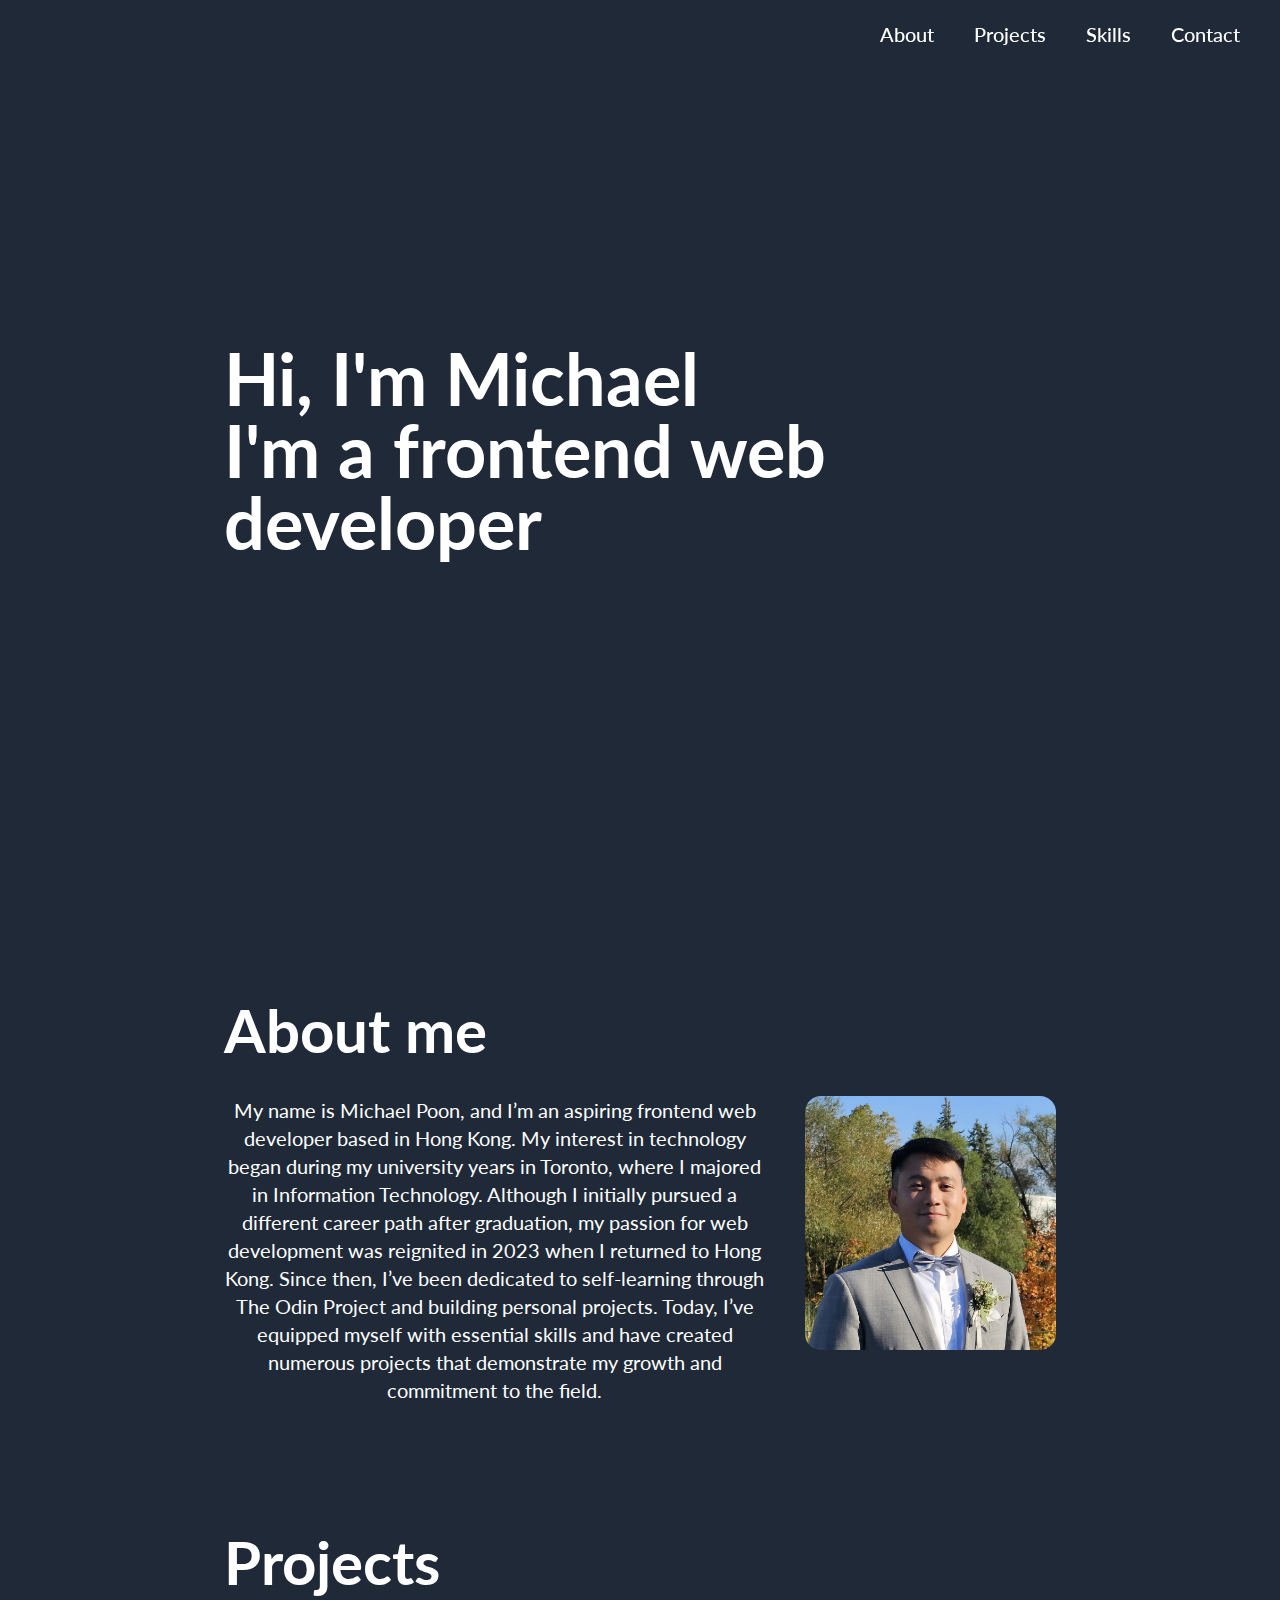
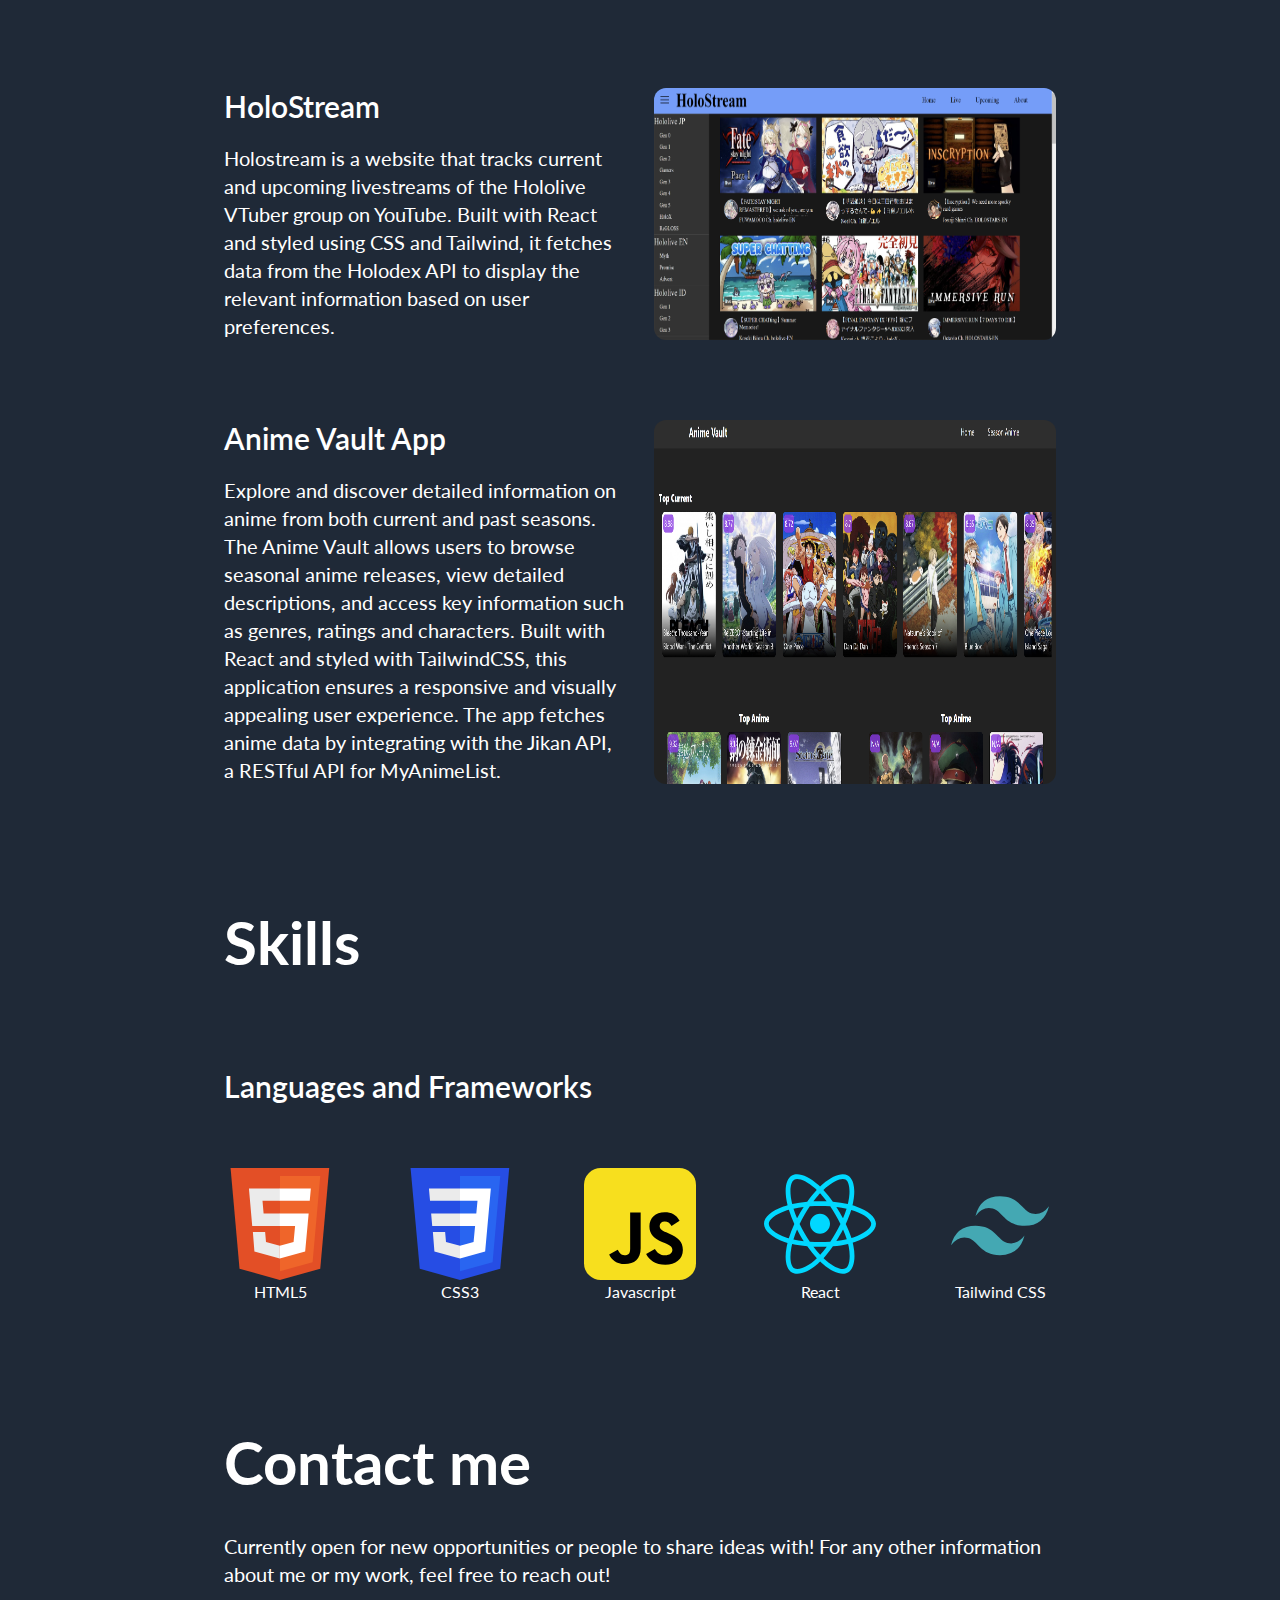
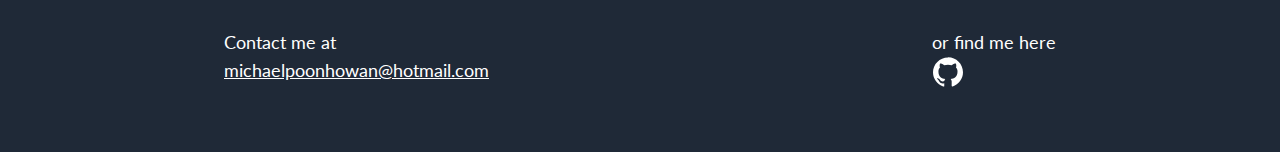
<file: index.html>
<!DOCTYPE html>
<html lang="en" class="!scroll-smooth">
  <head>
    <meta charset="UTF-8" />
    <meta name="viewport" content="width=device-width, initial-scale=1.0" />
    <title>Michael's portfolio</title>
    <link rel="preconnect" href="https://fonts.googleapis.com" />
    <link rel="preconnect" href="https://fonts.gstatic.com" crossorigin />
    <link
      href="https://fonts.googleapis.com/css2?family=Lato:ital,wght@0,100;0,300;0,400;0,700;0,900;1,100;1,300;1,400;1,700;1,900&family=Noto+Sans+TC:wght@100..900&family=Playwrite+BE+VLG:wght@100..400&display=swap"
      rel="stylesheet"
    />
    <link rel="stylesheet" href="./src/output.css" />
  </head>
  <body class="bg-gray-800 text-white font-lato">
    <header class="z-40">
      <div class="fixed top-0 w-full bg-gray-800/70">
        <ul class="flex justify-end gap-x-10 m-5 mr-10 text-xl font-medium">
          <li class="hover:text-gray-300 transition duration-300">
            <a href="#about">About</a>
          </li>
          <li class="hover:text-gray-300 transition duration-300">
            <a href="#projects">Projects</a>
          </li>
          <li class="hover:text-gray-300 transition duration-300">
            <a href="#skills">Skills</a>
          </li>
          <li class="hover:text-gray-300 transition duration-300">
            <a href="#contact">Contact</a>
          </li>
        </ul>
      </div>
    </header>

    <main class="md:mx-56 sm:mx-16 mx-6">
      <section>
        <div class="h-screen flex flex-col justify-center items-center">
          <div>
            <h1 class="text-7xl font-bold">Hi, I'm Michael</h1>
            <h1 class="text-7xl font-bold">I'm a frontend web developer</h1>
          </div>
        </div>
      </section>

      <section id="about" class="py-16">
        <div>
          <h2 class="text-6xl font-bold my-9">About me</h2>
          <div class="grid lg:grid-cols-3 gap-x-10 text-xl">
            <p
              class="lg:col-span-2 lg:text-xl text-center text-2xl row-start-2 lg:row-start-1"
            >
              My name is Michael Poon, and I’m an aspiring frontend web
              developer based in Hong Kong. My interest in technology began
              during my university years in Toronto, where I majored in
              Information Technology. Although I initially pursued a different
              career path after graduation, my passion for web development was
              reignited in 2023 when I returned to Hong Kong.
              Since then, I’ve been dedicated to self-learning through The Odin
              Project and building personal projects. Today, I’ve equipped
              myself with essential skills and have created numerous projects
              that demonstrate my growth and commitment to the field.
            </p>
            <div>
              <img src="./image/profile pic.jpg" alt="" class="rounded-2xl" />
            </div>
          </div>
        </div>
      </section>

      <section id="projects" class="py-16 z-0">
        <div class="space-y-20">
          <h2 class="text-6xl font-bold mb-24">Projects</h2>
          <div class="grid lg:grid-cols-2 my-5 gap-7">
            <div>
              <h3 class="text-3xl mb-5 font-semibold">HoloStream</h3>
              <p class="lg:text-xl text-2xl">
                Holostream is a website that tracks current and upcoming
                livestreams of the Hololive VTuber group on YouTube. Built with
                React and styled using CSS and Tailwind, it fetches data from
                the Holodex API to display the relevant information based on
                user preferences.
              </p>
            </div>
            <div class="overflow-hidden rounded-xl">
              <a
                href="https://holostream.netlify.app/"
                target="_blank"
                class="h-full"
              >
                <img
                  src="./image/hololive-stream-image.png"
                  alt="Hololive Stream"
                  class="h-full hover:scale-105 transition duration-700 ease-in-out"
                />
              </a>
            </div>
          </div>
          <div class="grid lg:grid-cols-2 my-5 gap-7">
            <div>
              <h3 class="text-3xl mb-5 font-semibold">Anime Vault App</h3>
              <p class="lg:text-xl text-2xl">
                Explore and discover detailed information on anime from both
                current and past seasons. The Anime Vault allows users to browse
                seasonal anime releases, view detailed descriptions, and access
                key information such as genres, ratings and characters. Built
                with React and styled with TailwindCSS, this application ensures
                a responsive and visually appealing user experience. The app
                fetches anime data by integrating with the Jikan API, a RESTful
                API for MyAnimeList.
              </p>
            </div>
            <div class="overflow-hidden rounded-xl">
              <a
                href="https://lopplopp.github.io/anime-vault/"
                target="_blank"
                class="h-full"
              >
                <img
                  src="./image/anime vault.png"
                  alt="anime vault website"
                  class="h-full hover:scale-105 transition duration-700 ease-in-out"
                />
              </a>
            </div>
          </div>
        </div>
      </section>

      <section id="skills" class="py-16">
        <div>
          <h2 class="text-6xl font-bold mb-24">Skills</h2>
          <div>
            <h3 class="text-3xl my-16 font-semibold">
              Languages and Frameworks
            </h3>
            <div class="flex justify-between">
              <div
                class="flex flex-col items-center w-fit hover:-translate-y-3 transition duration-300"
              >
                <img src="./icon/html5-logo.svg" alt="html icon" class="w-28" />
                <p>HTML5</p>
              </div>
              <div
                class="flex flex-col items-center w-fit hover:-translate-y-3 transition duration-300"
              >
                <img src="./icon/css3-logo.svg" alt="css icon" class="w-28" />
                <p>CSS3</p>
              </div>
              <div
                class="flex flex-col items-center w-fit hover:-translate-y-3 transition duration-300"
              >
                <img src="./icon/js-logo.svg" alt="js icon" class="w-28" />
                <p>Javascript</p>
              </div>
              <div
                class="flex flex-col items-center w-fit hover:-translate-y-3 transition duration-300"
              >
                <img
                  src="./icon/react-logo.svg"
                  alt="react icon"
                  class="w-28"
                />
                <p>React</p>
              </div>
              <div
                class="flex flex-col items-center w-fit hover:-translate-y-3 transition duration-300"
              >
                <img
                  src="./icon/tailwind-logo.svg"
                  alt="tailwind icon"
                  class="w-28"
                />
                <p>Tailwind CSS</p>
              </div>
            </div>
          </div>
        </div>
      </section>

      <section id="contact" class="py-16">
        <h2 class="text-6xl font-bold mb-10">Contact me</h2>
        <p class="text-xl mb-10">
          Currently open for new opportunities or people to share ideas with!
          For any other information about me or my work, feel free to reach out!
        </p>
        <div class="flex justify-between text-lg">
          <div>
            <p>Contact me at</p>
            <a
              href="mailto:michaelpoonhowan@hotmail.com"
              target="_blank"
              class="underline"
              >michaelpoonhowan@hotmail.com</a
            >
          </div>
          <div>
            <p>or find me here</p>
            <a href="https://github.com/lopplopp" target="_blank" class="w-2">
              <img src="./icon/github-icon.svg" alt="github" class="w-8" />
            </a>
          </div>
        </div>
      </section>
    </main>
  </body>
</html>
</file>
<file: src/output.css>
*, ::before, ::after {
  --tw-border-spacing-x: 0;
  --tw-border-spacing-y: 0;
  --tw-translate-x: 0;
  --tw-translate-y: 0;
  --tw-rotate: 0;
  --tw-skew-x: 0;
  --tw-skew-y: 0;
  --tw-scale-x: 1;
  --tw-scale-y: 1;
  --tw-pan-x:  ;
  --tw-pan-y:  ;
  --tw-pinch-zoom:  ;
  --tw-scroll-snap-strictness: proximity;
  --tw-gradient-from-position:  ;
  --tw-gradient-via-position:  ;
  --tw-gradient-to-position:  ;
  --tw-ordinal:  ;
  --tw-slashed-zero:  ;
  --tw-numeric-figure:  ;
  --tw-numeric-spacing:  ;
  --tw-numeric-fraction:  ;
  --tw-ring-inset:  ;
  --tw-ring-offset-width: 0px;
  --tw-ring-offset-color: #fff;
  --tw-ring-color: rgb(59 130 246 / 0.5);
  --tw-ring-offset-shadow: 0 0 #0000;
  --tw-ring-shadow: 0 0 #0000;
  --tw-shadow: 0 0 #0000;
  --tw-shadow-colored: 0 0 #0000;
  --tw-blur:  ;
  --tw-brightness:  ;
  --tw-contrast:  ;
  --tw-grayscale:  ;
  --tw-hue-rotate:  ;
  --tw-invert:  ;
  --tw-saturate:  ;
  --tw-sepia:  ;
  --tw-drop-shadow:  ;
  --tw-backdrop-blur:  ;
  --tw-backdrop-brightness:  ;
  --tw-backdrop-contrast:  ;
  --tw-backdrop-grayscale:  ;
  --tw-backdrop-hue-rotate:  ;
  --tw-backdrop-invert:  ;
  --tw-backdrop-opacity:  ;
  --tw-backdrop-saturate:  ;
  --tw-backdrop-sepia:  ;
  --tw-contain-size:  ;
  --tw-contain-layout:  ;
  --tw-contain-paint:  ;
  --tw-contain-style:  ;
}

::backdrop {
  --tw-border-spacing-x: 0;
  --tw-border-spacing-y: 0;
  --tw-translate-x: 0;
  --tw-translate-y: 0;
  --tw-rotate: 0;
  --tw-skew-x: 0;
  --tw-skew-y: 0;
  --tw-scale-x: 1;
  --tw-scale-y: 1;
  --tw-pan-x:  ;
  --tw-pan-y:  ;
  --tw-pinch-zoom:  ;
  --tw-scroll-snap-strictness: proximity;
  --tw-gradient-from-position:  ;
  --tw-gradient-via-position:  ;
  --tw-gradient-to-position:  ;
  --tw-ordinal:  ;
  --tw-slashed-zero:  ;
  --tw-numeric-figure:  ;
  --tw-numeric-spacing:  ;
  --tw-numeric-fraction:  ;
  --tw-ring-inset:  ;
  --tw-ring-offset-width: 0px;
  --tw-ring-offset-color: #fff;
  --tw-ring-color: rgb(59 130 246 / 0.5);
  --tw-ring-offset-shadow: 0 0 #0000;
  --tw-ring-shadow: 0 0 #0000;
  --tw-shadow: 0 0 #0000;
  --tw-shadow-colored: 0 0 #0000;
  --tw-blur:  ;
  --tw-brightness:  ;
  --tw-contrast:  ;
  --tw-grayscale:  ;
  --tw-hue-rotate:  ;
  --tw-invert:  ;
  --tw-saturate:  ;
  --tw-sepia:  ;
  --tw-drop-shadow:  ;
  --tw-backdrop-blur:  ;
  --tw-backdrop-brightness:  ;
  --tw-backdrop-contrast:  ;
  --tw-backdrop-grayscale:  ;
  --tw-backdrop-hue-rotate:  ;
  --tw-backdrop-invert:  ;
  --tw-backdrop-opacity:  ;
  --tw-backdrop-saturate:  ;
  --tw-backdrop-sepia:  ;
  --tw-contain-size:  ;
  --tw-contain-layout:  ;
  --tw-contain-paint:  ;
  --tw-contain-style:  ;
}

/*
! tailwindcss v3.4.13 | MIT License | https://tailwindcss.com
*/

/*
1. Prevent padding and border from affecting element width. (https://github.com/mozdevs/cssremedy/issues/4)
2. Allow adding a border to an element by just adding a border-width. (https://github.com/tailwindcss/tailwindcss/pull/116)
*/

*,
::before,
::after {
  box-sizing: border-box;
  /* 1 */
  border-width: 0;
  /* 2 */
  border-style: solid;
  /* 2 */
  border-color: #e5e7eb;
  /* 2 */
}

::before,
::after {
  --tw-content: '';
}

/*
1. Use a consistent sensible line-height in all browsers.
2. Prevent adjustments of font size after orientation changes in iOS.
3. Use a more readable tab size.
4. Use the user's configured `sans` font-family by default.
5. Use the user's configured `sans` font-feature-settings by default.
6. Use the user's configured `sans` font-variation-settings by default.
7. Disable tap highlights on iOS
*/

html,
:host {
  line-height: 1.5;
  /* 1 */
  -webkit-text-size-adjust: 100%;
  /* 2 */
  -moz-tab-size: 4;
  /* 3 */
  -o-tab-size: 4;
     tab-size: 4;
  /* 3 */
  font-family: ui-sans-serif, system-ui, sans-serif, "Apple Color Emoji", "Segoe UI Emoji", "Segoe UI Symbol", "Noto Color Emoji";
  /* 4 */
  font-feature-settings: normal;
  /* 5 */
  font-variation-settings: normal;
  /* 6 */
  -webkit-tap-highlight-color: transparent;
  /* 7 */
}

/*
1. Remove the margin in all browsers.
2. Inherit line-height from `html` so users can set them as a class directly on the `html` element.
*/

body {
  margin: 0;
  /* 1 */
  line-height: inherit;
  /* 2 */
}

/*
1. Add the correct height in Firefox.
2. Correct the inheritance of border color in Firefox. (https://bugzilla.mozilla.org/show_bug.cgi?id=190655)
3. Ensure horizontal rules are visible by default.
*/

hr {
  height: 0;
  /* 1 */
  color: inherit;
  /* 2 */
  border-top-width: 1px;
  /* 3 */
}

/*
Add the correct text decoration in Chrome, Edge, and Safari.
*/

abbr:where([title]) {
  -webkit-text-decoration: underline dotted;
          text-decoration: underline dotted;
}

/*
Remove the default font size and weight for headings.
*/

h1,
h2,
h3,
h4,
h5,
h6 {
  font-size: inherit;
  font-weight: inherit;
}

/*
Reset links to optimize for opt-in styling instead of opt-out.
*/

a {
  color: inherit;
  text-decoration: inherit;
}

/*
Add the correct font weight in Edge and Safari.
*/

b,
strong {
  font-weight: bolder;
}

/*
1. Use the user's configured `mono` font-family by default.
2. Use the user's configured `mono` font-feature-settings by default.
3. Use the user's configured `mono` font-variation-settings by default.
4. Correct the odd `em` font sizing in all browsers.
*/

code,
kbd,
samp,
pre {
  font-family: ui-monospace, SFMono-Regular, Menlo, Monaco, Consolas, "Liberation Mono", "Courier New", monospace;
  /* 1 */
  font-feature-settings: normal;
  /* 2 */
  font-variation-settings: normal;
  /* 3 */
  font-size: 1em;
  /* 4 */
}

/*
Add the correct font size in all browsers.
*/

small {
  font-size: 80%;
}

/*
Prevent `sub` and `sup` elements from affecting the line height in all browsers.
*/

sub,
sup {
  font-size: 75%;
  line-height: 0;
  position: relative;
  vertical-align: baseline;
}

sub {
  bottom: -0.25em;
}

sup {
  top: -0.5em;
}

/*
1. Remove text indentation from table contents in Chrome and Safari. (https://bugs.chromium.org/p/chromium/issues/detail?id=999088, https://bugs.webkit.org/show_bug.cgi?id=201297)
2. Correct table border color inheritance in all Chrome and Safari. (https://bugs.chromium.org/p/chromium/issues/detail?id=935729, https://bugs.webkit.org/show_bug.cgi?id=195016)
3. Remove gaps between table borders by default.
*/

table {
  text-indent: 0;
  /* 1 */
  border-color: inherit;
  /* 2 */
  border-collapse: collapse;
  /* 3 */
}

/*
1. Change the font styles in all browsers.
2. Remove the margin in Firefox and Safari.
3. Remove default padding in all browsers.
*/

button,
input,
optgroup,
select,
textarea {
  font-family: inherit;
  /* 1 */
  font-feature-settings: inherit;
  /* 1 */
  font-variation-settings: inherit;
  /* 1 */
  font-size: 100%;
  /* 1 */
  font-weight: inherit;
  /* 1 */
  line-height: inherit;
  /* 1 */
  letter-spacing: inherit;
  /* 1 */
  color: inherit;
  /* 1 */
  margin: 0;
  /* 2 */
  padding: 0;
  /* 3 */
}

/*
Remove the inheritance of text transform in Edge and Firefox.
*/

button,
select {
  text-transform: none;
}

/*
1. Correct the inability to style clickable types in iOS and Safari.
2. Remove default button styles.
*/

button,
input:where([type='button']),
input:where([type='reset']),
input:where([type='submit']) {
  -webkit-appearance: button;
  /* 1 */
  background-color: transparent;
  /* 2 */
  background-image: none;
  /* 2 */
}

/*
Use the modern Firefox focus style for all focusable elements.
*/

:-moz-focusring {
  outline: auto;
}

/*
Remove the additional `:invalid` styles in Firefox. (https://github.com/mozilla/gecko-dev/blob/2f9eacd9d3d995c937b4251a5557d95d494c9be1/layout/style/res/forms.css#L728-L737)
*/

:-moz-ui-invalid {
  box-shadow: none;
}

/*
Add the correct vertical alignment in Chrome and Firefox.
*/

progress {
  vertical-align: baseline;
}

/*
Correct the cursor style of increment and decrement buttons in Safari.
*/

::-webkit-inner-spin-button,
::-webkit-outer-spin-button {
  height: auto;
}

/*
1. Correct the odd appearance in Chrome and Safari.
2. Correct the outline style in Safari.
*/

[type='search'] {
  -webkit-appearance: textfield;
  /* 1 */
  outline-offset: -2px;
  /* 2 */
}

/*
Remove the inner padding in Chrome and Safari on macOS.
*/

::-webkit-search-decoration {
  -webkit-appearance: none;
}

/*
1. Correct the inability to style clickable types in iOS and Safari.
2. Change font properties to `inherit` in Safari.
*/

::-webkit-file-upload-button {
  -webkit-appearance: button;
  /* 1 */
  font: inherit;
  /* 2 */
}

/*
Add the correct display in Chrome and Safari.
*/

summary {
  display: list-item;
}

/*
Removes the default spacing and border for appropriate elements.
*/

blockquote,
dl,
dd,
h1,
h2,
h3,
h4,
h5,
h6,
hr,
figure,
p,
pre {
  margin: 0;
}

fieldset {
  margin: 0;
  padding: 0;
}

legend {
  padding: 0;
}

ol,
ul,
menu {
  list-style: none;
  margin: 0;
  padding: 0;
}

/*
Reset default styling for dialogs.
*/

dialog {
  padding: 0;
}

/*
Prevent resizing textareas horizontally by default.
*/

textarea {
  resize: vertical;
}

/*
1. Reset the default placeholder opacity in Firefox. (https://github.com/tailwindlabs/tailwindcss/issues/3300)
2. Set the default placeholder color to the user's configured gray 400 color.
*/

input::-moz-placeholder, textarea::-moz-placeholder {
  opacity: 1;
  /* 1 */
  color: #9ca3af;
  /* 2 */
}

input::placeholder,
textarea::placeholder {
  opacity: 1;
  /* 1 */
  color: #9ca3af;
  /* 2 */
}

/*
Set the default cursor for buttons.
*/

button,
[role="button"] {
  cursor: pointer;
}

/*
Make sure disabled buttons don't get the pointer cursor.
*/

:disabled {
  cursor: default;
}

/*
1. Make replaced elements `display: block` by default. (https://github.com/mozdevs/cssremedy/issues/14)
2. Add `vertical-align: middle` to align replaced elements more sensibly by default. (https://github.com/jensimmons/cssremedy/issues/14#issuecomment-634934210)
   This can trigger a poorly considered lint error in some tools but is included by design.
*/

img,
svg,
video,
canvas,
audio,
iframe,
embed,
object {
  display: block;
  /* 1 */
  vertical-align: middle;
  /* 2 */
}

/*
Constrain images and videos to the parent width and preserve their intrinsic aspect ratio. (https://github.com/mozdevs/cssremedy/issues/14)
*/

img,
video {
  max-width: 100%;
  height: auto;
}

/* Make elements with the HTML hidden attribute stay hidden by default */

[hidden] {
  display: none;
}

.fixed {
  position: fixed;
}

.top-0 {
  top: 0px;
}

.z-0 {
  z-index: 0;
}

.z-40 {
  z-index: 40;
}

.row-start-2 {
  grid-row-start: 2;
}

.m-5 {
  margin: 1.25rem;
}

.mx-6 {
  margin-left: 1.5rem;
  margin-right: 1.5rem;
}

.my-16 {
  margin-top: 4rem;
  margin-bottom: 4rem;
}

.my-5 {
  margin-top: 1.25rem;
  margin-bottom: 1.25rem;
}

.my-9 {
  margin-top: 2.25rem;
  margin-bottom: 2.25rem;
}

.mb-10 {
  margin-bottom: 2.5rem;
}

.mb-24 {
  margin-bottom: 6rem;
}

.mb-5 {
  margin-bottom: 1.25rem;
}

.mr-10 {
  margin-right: 2.5rem;
}

.flex {
  display: flex;
}

.grid {
  display: grid;
}

.h-full {
  height: 100%;
}

.h-screen {
  height: 100vh;
}

.w-2 {
  width: 0.5rem;
}

.w-28 {
  width: 7rem;
}

.w-8 {
  width: 2rem;
}

.w-fit {
  width: -moz-fit-content;
  width: fit-content;
}

.w-full {
  width: 100%;
}

.flex-col {
  flex-direction: column;
}

.items-center {
  align-items: center;
}

.justify-end {
  justify-content: flex-end;
}

.justify-center {
  justify-content: center;
}

.justify-between {
  justify-content: space-between;
}

.gap-7 {
  gap: 1.75rem;
}

.gap-x-10 {
  -moz-column-gap: 2.5rem;
       column-gap: 2.5rem;
}

.space-y-20 > :not([hidden]) ~ :not([hidden]) {
  --tw-space-y-reverse: 0;
  margin-top: calc(5rem * calc(1 - var(--tw-space-y-reverse)));
  margin-bottom: calc(5rem * var(--tw-space-y-reverse));
}

.overflow-hidden {
  overflow: hidden;
}

.\!scroll-smooth {
  scroll-behavior: smooth !important;
}

.rounded-2xl {
  border-radius: 1rem;
}

.rounded-xl {
  border-radius: 0.75rem;
}

.bg-gray-800 {
  --tw-bg-opacity: 1;
  background-color: rgb(31 41 55 / var(--tw-bg-opacity));
}

.bg-gray-800\/70 {
  background-color: rgb(31 41 55 / 0.7);
}

.py-16 {
  padding-top: 4rem;
  padding-bottom: 4rem;
}

.text-center {
  text-align: center;
}

.font-lato {
  font-family: Lato, sans-serif;
}

.text-2xl {
  font-size: 1.5rem;
  line-height: 2rem;
}

.text-3xl {
  font-size: 1.875rem;
  line-height: 2.25rem;
}

.text-6xl {
  font-size: 3.75rem;
  line-height: 1;
}

.text-7xl {
  font-size: 4.5rem;
  line-height: 1;
}

.text-lg {
  font-size: 1.125rem;
  line-height: 1.75rem;
}

.text-xl {
  font-size: 1.25rem;
  line-height: 1.75rem;
}

.font-bold {
  font-weight: 700;
}

.font-medium {
  font-weight: 500;
}

.font-semibold {
  font-weight: 600;
}

.text-white {
  --tw-text-opacity: 1;
  color: rgb(255 255 255 / var(--tw-text-opacity));
}

.underline {
  text-decoration-line: underline;
}

.transition {
  transition-property: color, background-color, border-color, text-decoration-color, fill, stroke, opacity, box-shadow, transform, filter, -webkit-backdrop-filter;
  transition-property: color, background-color, border-color, text-decoration-color, fill, stroke, opacity, box-shadow, transform, filter, backdrop-filter;
  transition-property: color, background-color, border-color, text-decoration-color, fill, stroke, opacity, box-shadow, transform, filter, backdrop-filter, -webkit-backdrop-filter;
  transition-timing-function: cubic-bezier(0.4, 0, 0.2, 1);
  transition-duration: 150ms;
}

.duration-300 {
  transition-duration: 300ms;
}

.duration-700 {
  transition-duration: 700ms;
}

.ease-in-out {
  transition-timing-function: cubic-bezier(0.4, 0, 0.2, 1);
}

html, body, #root{
  scroll-behavior: smooth;
}

.hover\:-translate-y-3:hover {
  --tw-translate-y: -0.75rem;
  transform: translate(var(--tw-translate-x), var(--tw-translate-y)) rotate(var(--tw-rotate)) skewX(var(--tw-skew-x)) skewY(var(--tw-skew-y)) scaleX(var(--tw-scale-x)) scaleY(var(--tw-scale-y));
}

.hover\:scale-105:hover {
  --tw-scale-x: 1.05;
  --tw-scale-y: 1.05;
  transform: translate(var(--tw-translate-x), var(--tw-translate-y)) rotate(var(--tw-rotate)) skewX(var(--tw-skew-x)) skewY(var(--tw-skew-y)) scaleX(var(--tw-scale-x)) scaleY(var(--tw-scale-y));
}

.hover\:text-gray-300:hover {
  --tw-text-opacity: 1;
  color: rgb(209 213 219 / var(--tw-text-opacity));
}

@media (min-width: 640px) {
  .sm\:mx-16 {
    margin-left: 4rem;
    margin-right: 4rem;
  }
}

@media (min-width: 768px) {
  .md\:mx-56 {
    margin-left: 14rem;
    margin-right: 14rem;
  }
}

@media (min-width: 1024px) {
  .lg\:col-span-2 {
    grid-column: span 2 / span 2;
  }

  .lg\:row-start-1 {
    grid-row-start: 1;
  }

  .lg\:grid-cols-2 {
    grid-template-columns: repeat(2, minmax(0, 1fr));
  }

  .lg\:grid-cols-3 {
    grid-template-columns: repeat(3, minmax(0, 1fr));
  }

  .lg\:text-xl {
    font-size: 1.25rem;
    line-height: 1.75rem;
  }
}
</file>
